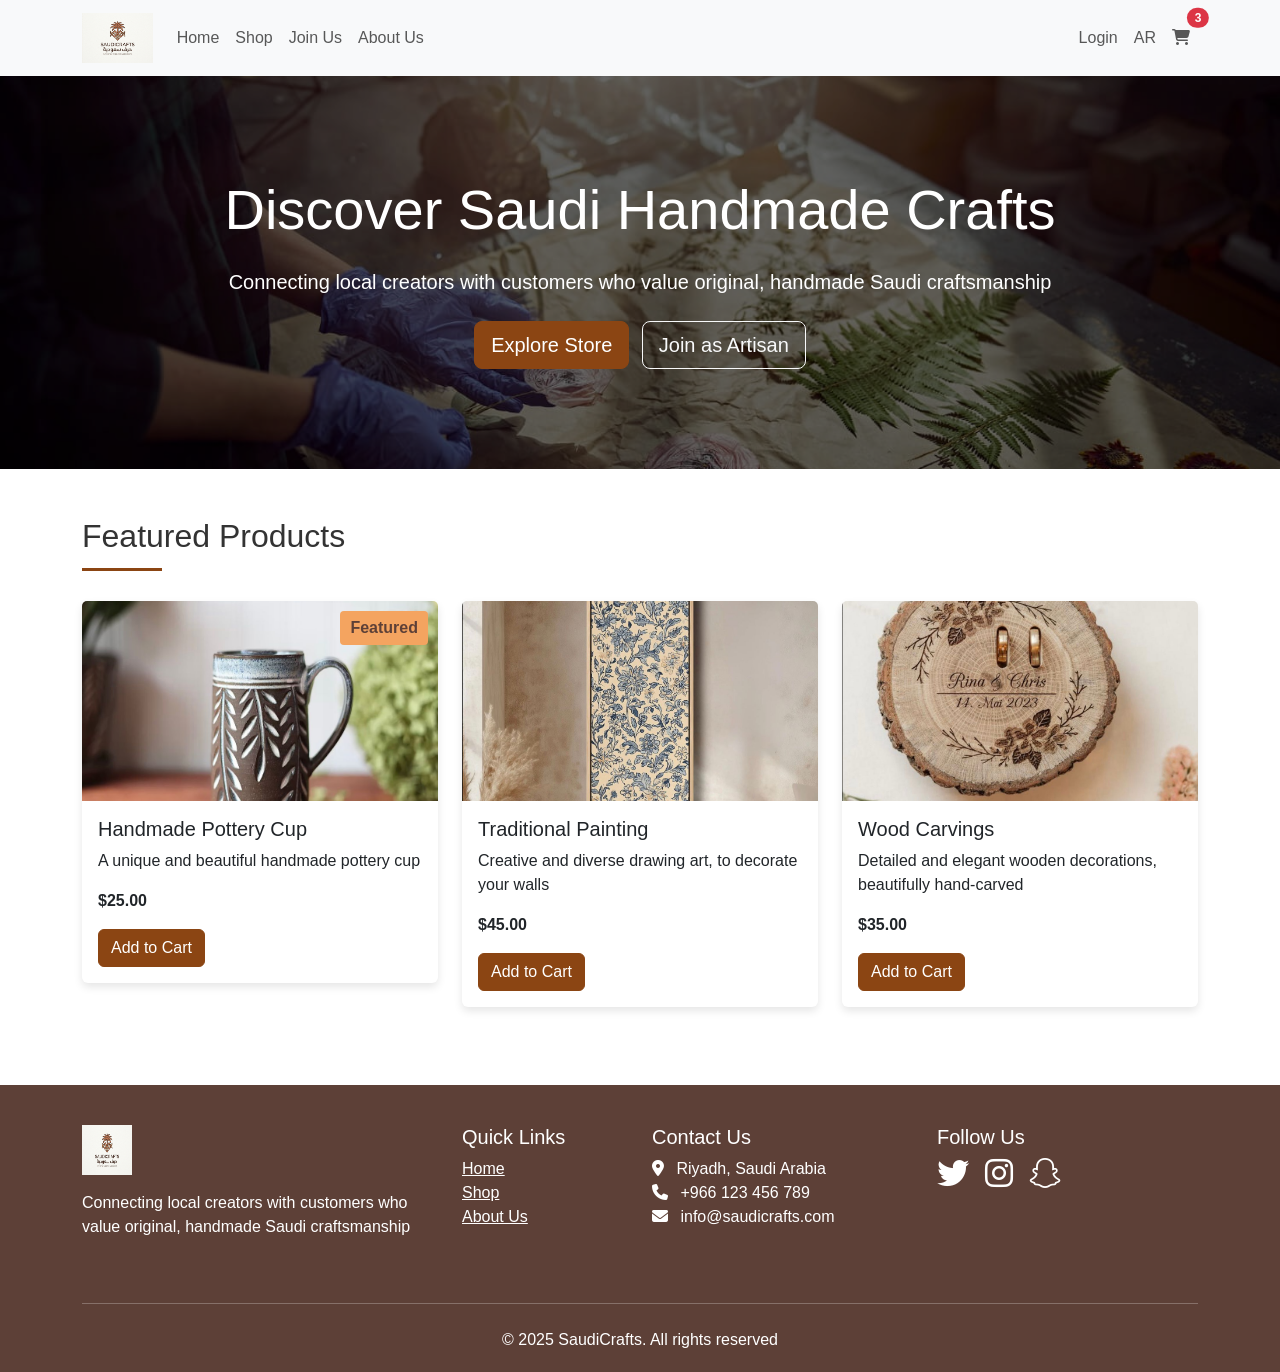
<file: Index.html>
<!DOCTYPE html>
<html lang="en" dir="ltr">
<head>
    <meta charset="UTF-8">
    <meta name="viewport" content="width=device-width, initial-scale=1.0">
    <title>SaudiCrafts - Saudi Handmade Marketplace</title>
    <link href="https://cdn.jsdelivr.net/npm/bootstrap@5.3.0-alpha1/dist/css/bootstrap.min.css" rel="stylesheet">
    <link rel="stylesheet" href="https://cdnjs.cloudflare.com/ajax/libs/font-awesome/6.4.0/css/all.min.css">
    <link rel="stylesheet" href="css/style.css">
</head>
<body>
    <!-- Header/Navigation -->
    <header>
        <nav class="navbar navbar-expand-lg navbar-light bg-light sticky-top">
            <div class="container">
                <a class="navbar-brand" href="index.html">
                    <img src="images/logo.png" alt="SaudiCrafts Logo">
                </a>
                <button class="navbar-toggler" type="button" data-bs-toggle="collapse" data-bs-target="#navbarNav">
                    <span class="navbar-toggler-icon"></span>
                </button>
                <div class="collapse navbar-collapse" id="navbarNav">
                    <ul class="navbar-nav me-auto">
                        <li class="nav-item">
                            <a class="nav-link" href="index.html" data-i18n="home">Home</a>
                        </li>
                        <li class="nav-item">
                            <a class="nav-link" href="shop.html" data-i18n="shop">Shop</a>
                        </li>
                        <li class="nav-item">
                            <a class="nav-link" href="join.html" data-i18n="join">Join Us</a>
                        </li>
                        <li class="nav-item">
                            <a class="nav-link" href="about.html" data-i18n="about">About Us</a>
                        </li>
                    </ul>
                    <ul class="navbar-nav">
                        <li class="nav-item">
                            <a class="nav-link" href="login.html" data-i18n="login">Login/Register</a>
                        </li>
                        <li class="nav-item">
                            <a class="nav-link language-switcher" id="languageToggle" onclick="toggleLanguage()">AR</a>
                        </li>
                        <li class="nav-item">
                            <a class="nav-link position-relative" href="shop.html">
                                <i class="fas fa-shopping-cart"></i>
                                <span class="position-absolute top-0 start-100 translate-middle badge rounded-pill bg-danger">
                                    3
                                </span>
                            </a>
                        </li>
                    </ul>
                </div>
            </div>
        </nav>
    </header>

    <!-- Home Page Content -->
    <main>
        <div class="hero-section">
            <div class="container">
                <h1 class="display-4 mb-4" data-i18n="discoverSaudiCrafts">Discover Saudi Handmade Crafts</h1>
                <p class="lead mb-4" data-i18n="connectingCreators">Connecting local creators with customers who value original, handmade Saudi craftsmanship</p>
                <div class="mt-4">
                    <a href="shop.html" class="btn btn-primary btn-lg me-2" data-i18n="exploreStore">Explore Store</a>
                    <a href="join.html" class="btn btn-outline-light btn-lg" data-i18n="joinAsArtisan">Join as Artisan</a>
                </div>
            </div>
        </div>

        <div class="container py-5">
            <h2 class="section-title" data-i18n="featuredProducts">Featured Products</h2>
            <div class="row">
                <!-- Product 1 -->
                <div class="col-md-4 col-sm-6">
                    <div class="card product-card">
                        <span class="badge-featured" data-i18n="featured">Featured</span>
                        <img src="images/products/pottery.jpg" class="card-img-top product-img" alt="Pottery">
                        <div class="card-body">
                            <h5 class="card-title" data-i18n="handmadePottery">Handmade Pottery Cup</h5>
                            <p class="card-text" data-i18n="potteryDesc">A unique and beautiful handmade pottery cup</p>
                            <p class="card-text"><strong>$25.00</strong></p>
                            <a href="#" class="btn btn-primary" data-i18n="addToCart">Add to Cart</a>
                        </div>
                    </div>
                </div>
                <!-- Product 2 -->
                <div class="col-md-4 col-sm-6">
                    <div class="card product-card">
                        <img src="images/products/painting.jpg" class="card-img-top product-img" alt="Painting">
                        <div class="card-body">
                            <h5 class="card-title" data-i18n="traditionalPainting">Traditional Painting</h5>
                            <p class="card-text" data-i18n="paintingDesc">Creative and diverse drawing art, to decorate your walls</p>
                            <p class="card-text"><strong>$45.00</strong></p>
                            <a href="#" class="btn btn-primary" data-i18n="addToCart">Add to Cart</a>
                        </div>
                    </div>
                </div>
                <!-- Product 3 -->
                <div class="col-md-4 col-sm-6">
                    <div class="card product-card">
                        <img src="images/products/woodwork.jpg" class="card-img-top product-img" alt="Wood Carvings">
                        <div class="card-body">
                            <h5 class="card-title" data-i18n="woodCarvings">Wood Carvings</h5>
                            <p class="card-text" data-i18n="woodDesc">Detailed and elegant wooden decorations, beautifully hand-carved</p>
                            <p class="card-text"><strong>$35.00</strong></p>
                            <a href="#" class="btn btn-primary" data-i18n="addToCart">Add to Cart</a>
                        </div>
                    </div>
                </div>
            </div>
        </div>
    </main>

    <!-- Footer -->
    <footer>
        <div class="container">
            <div class="row">
                <div class="col-lg-4 mb-4">
                    <img src="images/logo.png" alt="SaudiCrafts Logo" width="50" height="50" class="mb-3">
                    <p data-i18n="footerDescription">Connecting local creators with customers who value original, handmade Saudi craftsmanship</p>
                </div>
                <div class="col-lg-2 col-md-6 mb-4">
                    <h5 data-i18n="quickLinks">Quick Links</h5>
                    <ul class="list-unstyled">
                        <li><a href="index.html" class="text-white" data-i18n="home">Home</a></li>
                        <li><a href="shop.html" class="text-white" data-i18n="shop">Shop</a></li>
                        <li><a href="about.html" class="text-white" data-i18n="about">About Us</a></li>
                    </ul>
                </div>
                <div class="col-lg-3 col-md-6 mb-4">
                    <h5 data-i18n="contactUs">Contact Us</h5>
                    <ul class="list-unstyled">
                        <li><i class="fas fa-map-marker-alt me-2"></i> <span data-i18n="location">Riyadh, Saudi Arabia</span></li>
                        <li><i class="fas fa-phone me-2"></i> +966 123 456 789</li>
                        <li><i class="fas fa-envelope me-2"></i> info@saudicrafts.com</li>
                    </ul>
                </div>
                <div class="col-lg-3 mb-4">
                    <h5 data-i18n="followUs">Follow Us</h5>
                    <div class="d-flex">
                        <a href="#" class="text-white me-3"><i class="fab fa-twitter fa-2x"></i></a>
                        <a href="#" class="text-white me-3"><i class="fab fa-instagram fa-2x"></i></a>
                        <a href="#" class="text-white"><i class="fab fa-snapchat fa-2x"></i></a>
                    </div>
                </div>
            </div>
            <hr class="my-4">
            <div class="text-center">
                <p class="mb-0" data-i18n="copyright">&copy; 2026 SaudiCrafts. All rights reserved</p>
            </div>
        </div>
    </footer>

    <!-- Scripts -->
    <script src="https://code.jquery.com/jquery-3.6.0.min.js"></script>
    <script src="https://cdn.jsdelivr.net/npm/bootstrap@5.3.0-alpha1/dist/js/bootstrap.bundle.min.js"></script>
    <script src="js/translations.js"></script>
    <script src="js/script.js"></script>
</body>
</html>
</file>
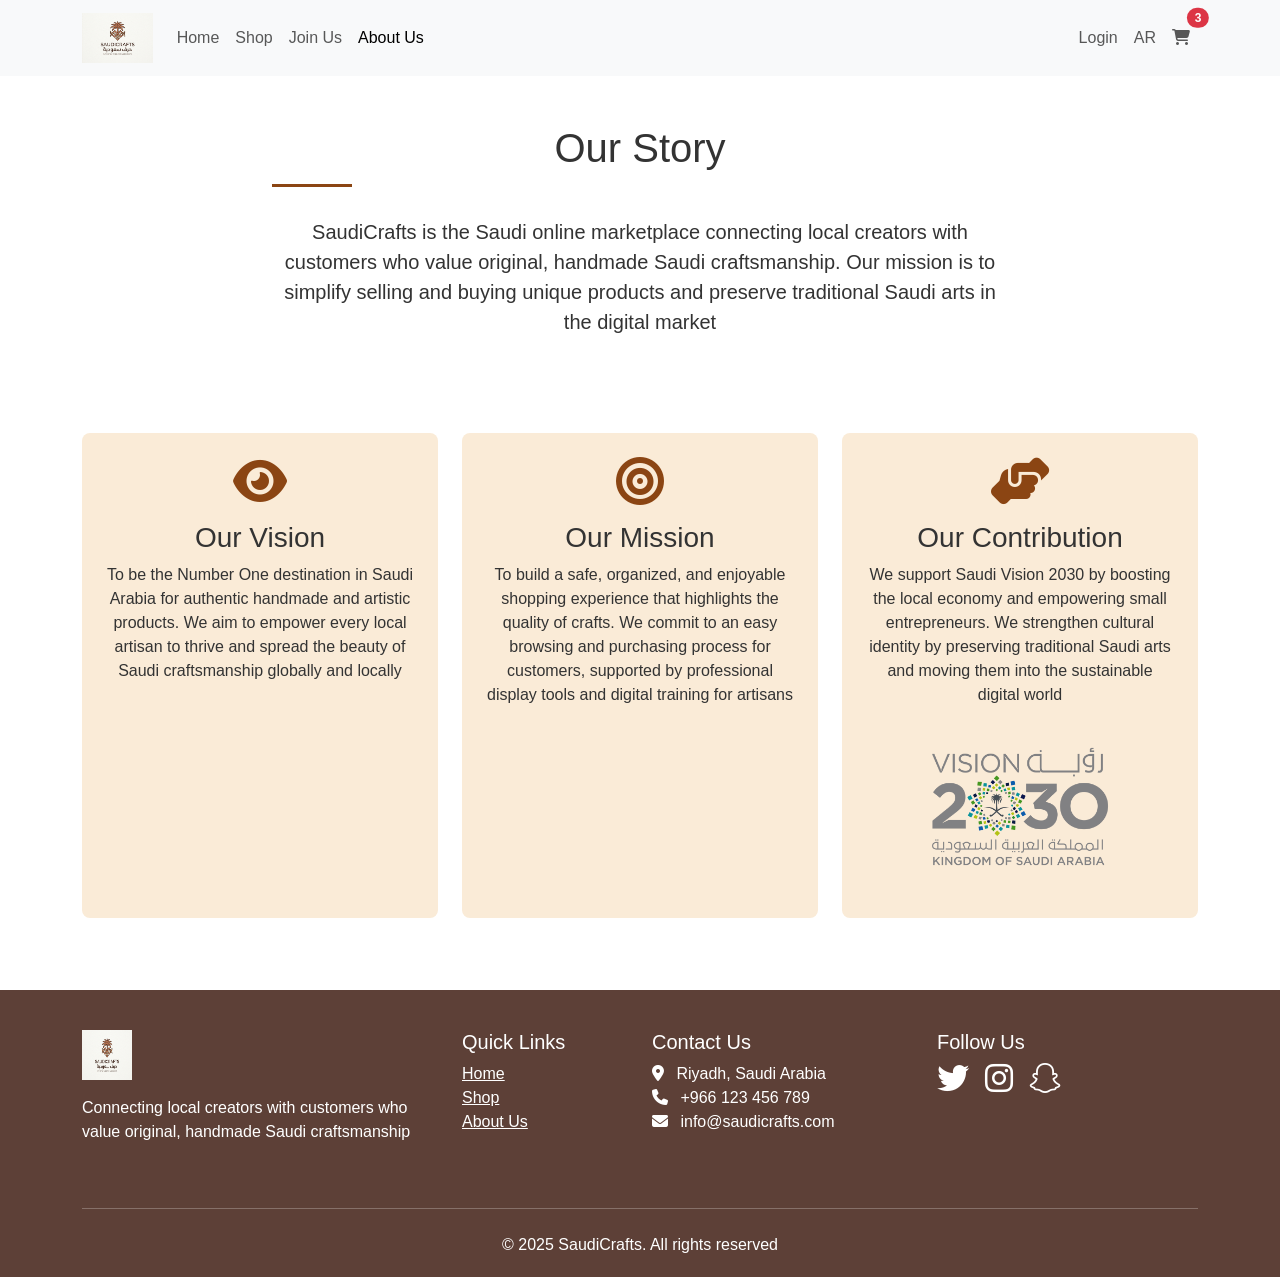
<file: About.html>
<!DOCTYPE html>
<html lang="en" dir="ltr">
<head>
    <meta charset="UTF-8">
    <meta name="viewport" content="width=device-width, initial-scale=1.0">
    <title>About Us - SaudiCrafts</title>
    <link href="https://cdn.jsdelivr.net/npm/bootstrap@5.3.0-alpha1/dist/css/bootstrap.min.css" rel="stylesheet">
    <link rel="stylesheet" href="https://cdnjs.cloudflare.com/ajax/libs/font-awesome/6.4.0/css/all.min.css">
    <link rel="stylesheet" href="css/style.css">
</head>
<body>
    <!-- Header/Navigation -->
    <header>
        <nav class="navbar navbar-expand-lg navbar-light bg-light sticky-top">
            <div class="container">
                <a class="navbar-brand" href="index.html">
                    <img src="images/logo.png" alt="SaudiCrafts Logo">
                </a>
                <button class="navbar-toggler" type="button" data-bs-toggle="collapse" data-bs-target="#navbarNav">
                    <span class="navbar-toggler-icon"></span>
                </button>
                <div class="collapse navbar-collapse" id="navbarNav">
                    <ul class="navbar-nav me-auto">
                        <li class="nav-item">
                            <a class="nav-link" href="index.html" data-i18n="home">Home</a>
                        </li>
                        <li class="nav-item">
                            <a class="nav-link" href="shop.html" data-i18n="shop">Shop</a>
                        </li>
                        <li class="nav-item">
                            <a class="nav-link" href="join.html" data-i18n="join">Join Us</a>
                        </li>
                        <li class="nav-item">
                            <a class="nav-link active" href="about.html" data-i18n="about">About Us</a>
                        </li>
                    </ul>
                    <ul class="navbar-nav">
                        <li class="nav-item">
                            <a class="nav-link" href="login.html" data-i18n="login">Login/Register</a>
                        </li>
                        <li class="nav-item">
                            <a class="nav-link language-switcher" id="languageToggle" onclick="toggleLanguage()">AR</a>
                        </li>
                        <li class="nav-item">
                            <a class="nav-link position-relative" href="shop.html">
                                <i class="fas fa-shopping-cart"></i>
                                <span class="position-absolute top-0 start-100 translate-middle badge rounded-pill bg-danger">
                                    3
                                </span>
                            </a>
                        </li>
                    </ul>
                </div>
            </div>
        </nav>
    </header>

    <!-- About Us Page Content -->
    <main>
        <div class="container py-5">
            <div class="row">
                <div class="col-lg-8 mx-auto text-center">
                    <h1 class="section-title" data-i18n="ourStory">Our Story</h1>
                    <p class="lead mb-5" data-i18n="aboutDescription">SaudiCrafts is the Saudi online marketplace connecting local creators with customers who value original, handmade Saudi craftsmanship. Our mission is to simplify selling and buying unique products and preserve traditional Saudi arts in the digital market</p>
                </div>
            </div>
            
            <div class="row mt-5">
                <div class="col-md-4 mb-4">
                    <div class="text-center p-4 h-100" style="background-color: var(--light-color); border-radius: 8px;">
                        <i class="fas fa-eye fa-3x mb-3" style="color: var(--primary-color);"></i>
                        <h3 data-i18n="ourVision">Our Vision</h3>
                        <p data-i18n="visionDesc">To be the Number One destination in Saudi Arabia for authentic handmade and artistic products. We aim to empower every local artisan to thrive and spread the beauty of Saudi craftsmanship globally and locally</p>
                    </div>
                </div>
                
                <div class="col-md-4 mb-4">
                    <div class="text-center p-4 h-100" style="background-color: var(--light-color); border-radius: 8px;">
                        <i class="fas fa-bullseye fa-3x mb-3" style="color: var(--primary-color);"></i>
                        <h3 data-i18n="ourMission">Our Mission</h3>
                        <p data-i18n="missionDesc">To build a safe, organized, and enjoyable shopping experience that highlights the quality of crafts. We commit to an easy browsing and purchasing process for customers, supported by professional display tools and digital training for artisans</p>
                    </div>
                </div>
                
                <div class="col-md-4 mb-4">
                    <div class="text-center p-4 h-100" style="background-color: var(--light-color); border-radius: 8px;">
                        <i class="fas fa-hands-helping fa-3x mb-3" style="color: var(--primary-color);"></i>
                        <h3 data-i18n="ourContribution">Our Contribution</h3>
                        <p data-i18n="contributionDesc">We support Saudi Vision 2030 by boosting the local economy and empowering small entrepreneurs. We strengthen cultural identity by preserving traditional Saudi arts and moving them into the sustainable digital world</p>
                        <img src="images/vision-2030-logo.png" alt="Vision 2030" class="vision-2030-logo mt-3">
                    </div>
                </div>
            </div>
        </div>
    </main>

    <!-- Footer -->
    <footer>
        <div class="container">
            <div class="row">
                <div class="col-lg-4 mb-4">
                    <img src="images/logo.png" alt="SaudiCrafts Logo" width="50" height="50" class="mb-3">
                    <p data-i18n="footerDescription">Connecting local creators with customers who value original, handmade Saudi craftsmanship</p>
                </div>
                <div class="col-lg-2 col-md-6 mb-4">
                    <h5 data-i18n="quickLinks">Quick Links</h5>
                    <ul class="list-unstyled">
                        <li><a href="index.html" class="text-white" data-i18n="home">Home</a></li>
                        <li><a href="shop.html" class="text-white" data-i18n="shop">Shop</a></li>
                        <li><a href="about.html" class="text-white" data-i18n="about">About Us</a></li>
                    </ul>
                </div>
                <div class="col-lg-3 col-md-6 mb-4">
                    <h5 data-i18n="contactUs">Contact Us</h5>
                    <ul class="list-unstyled">
                        <li><i class="fas fa-map-marker-alt me-2"></i> <span data-i18n="location">Riyadh, Saudi Arabia</span></li>
                        <li><i class="fas fa-phone me-2"></i> +966 123 456 789</li>
                        <li><i class="fas fa-envelope me-2"></i> info@saudicrafts.com</li>
                    </ul>
                </div>
                <div class="col-lg-3 mb-4">
                    <h5 data-i18n="followUs">Follow Us</h5>
                    <div class="d-flex">
                        <a href="#" class="text-white me-3"><i class="fab fa-twitter fa-2x"></i></a>
                        <a href="#" class="text-white me-3"><i class="fab fa-instagram fa-2x"></i></a>
                        <a href="#" class="text-white"><i class="fab fa-snapchat fa-2x"></i></a>
                    </div>
                </div>
            </div>
            <hr class="my-4">
            <div class="text-center">
                <p class="mb-0" data-i18n="copyright">&copy; 2026 SaudiCrafts. All rights reserved</p>
            </div>
        </div>
    </footer>

    <!-- Scripts -->
    <script src="https://code.jquery.com/jquery-3.6.0.min.js"></script>
    <script src="https://cdn.jsdelivr.net/npm/bootstrap@5.3.0-alpha1/dist/js/bootstrap.bundle.min.js"></script>
    <script src="js/translations.js"></script>
    <script src="js/script.js"></script>
</body>
</html>
</file>
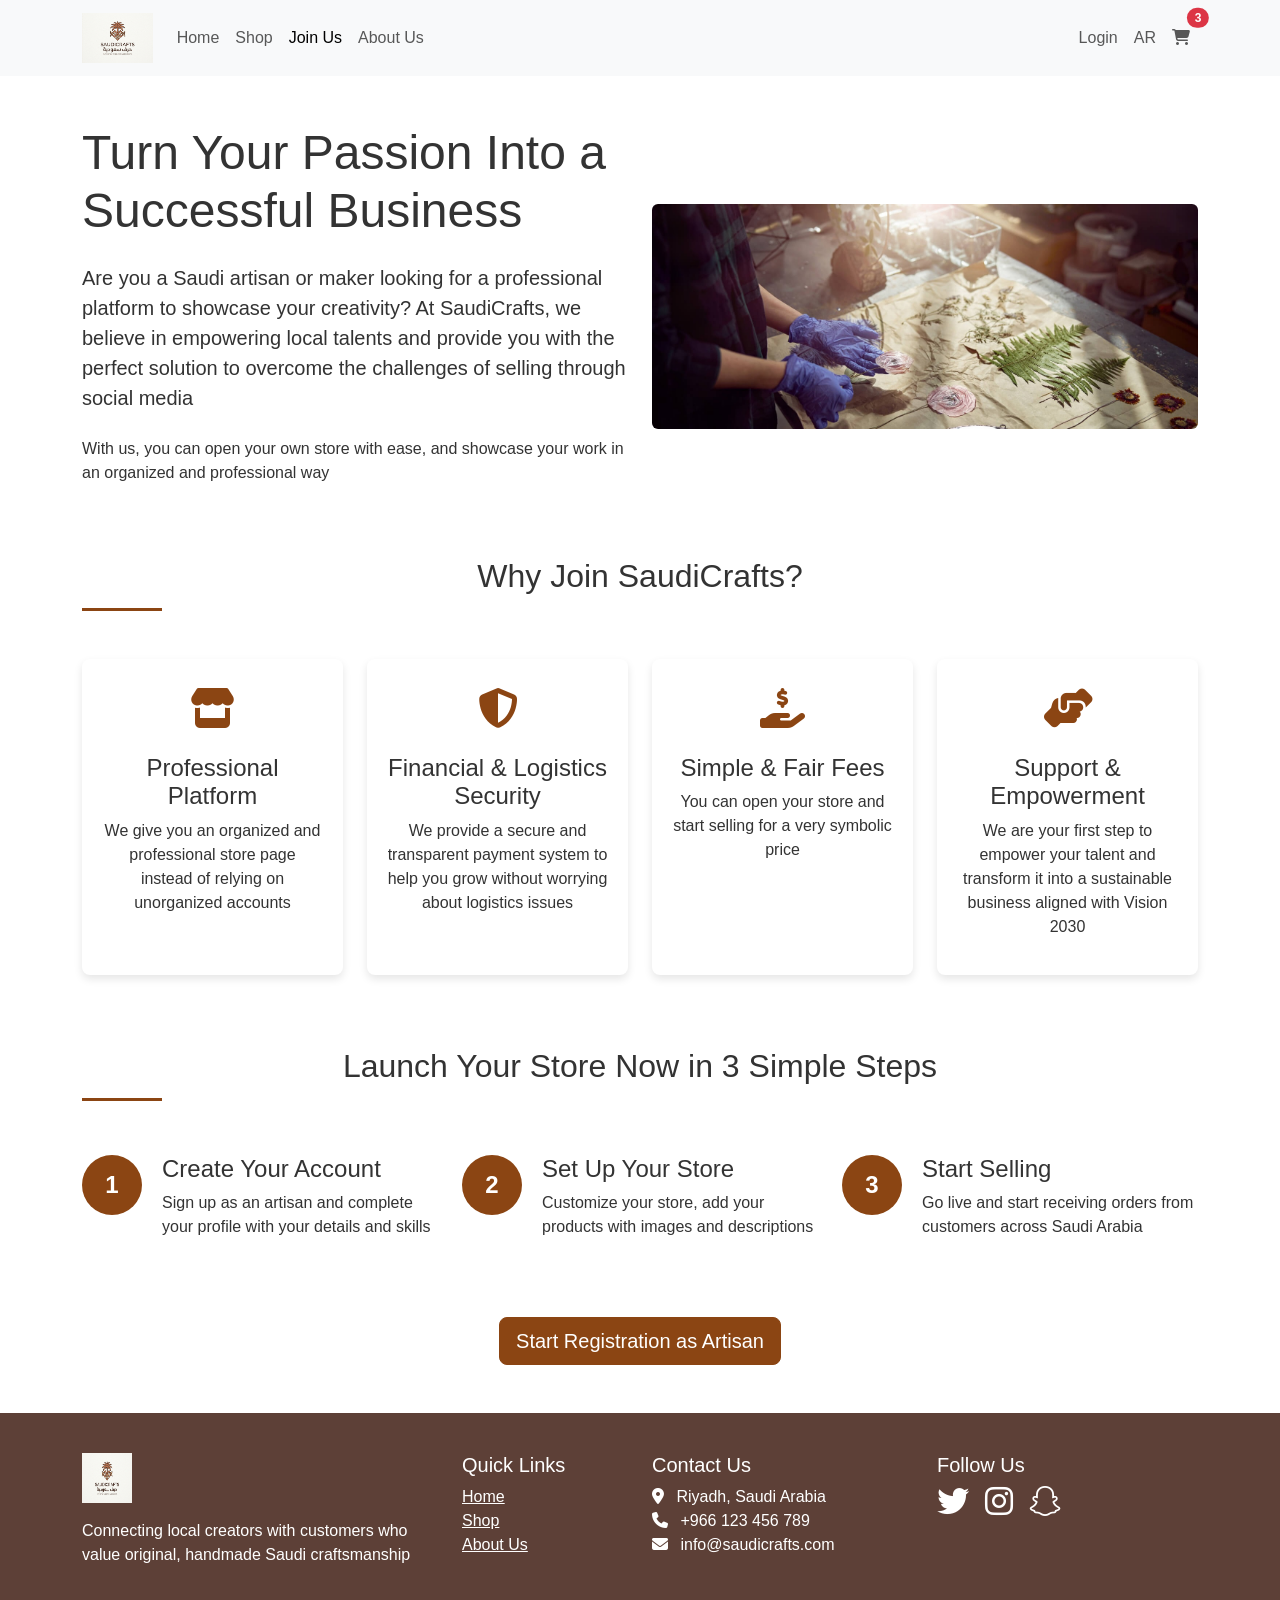
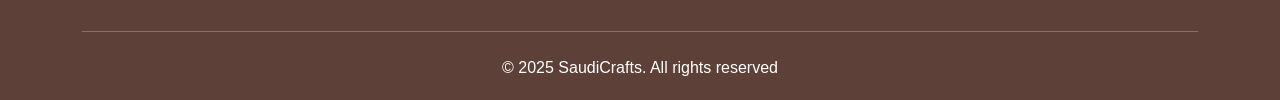
<file: Join.html>
<!DOCTYPE html>
<html lang="en" dir="ltr">
<head>
    <meta charset="UTF-8">
    <meta name="viewport" content="width=device-width, initial-scale=1.0">
    <title>Join Us - SaudiCrafts</title>
    <link href="https://cdn.jsdelivr.net/npm/bootstrap@5.3.0-alpha1/dist/css/bootstrap.min.css" rel="stylesheet">
    <link rel="stylesheet" href="https://cdnjs.cloudflare.com/ajax/libs/font-awesome/6.4.0/css/all.min.css">
    <link rel="stylesheet" href="css/style.css">
</head>
<body>
    <!-- Header/Navigation -->
    <header>
        <nav class="navbar navbar-expand-lg navbar-light bg-light sticky-top">
            <div class="container">
                <a class="navbar-brand" href="index.html">
                    <img src="images/logo.png" alt="SaudiCrafts Logo">
                </a>
                <button class="navbar-toggler" type="button" data-bs-toggle="collapse" data-bs-target="#navbarNav">
                    <span class="navbar-toggler-icon"></span>
                </button>
                <div class="collapse navbar-collapse" id="navbarNav">
                    <ul class="navbar-nav me-auto">
                        <li class="nav-item">
                            <a class="nav-link" href="index.html" data-i18n="home">Home</a>
                        </li>
                        <li class="nav-item">
                            <a class="nav-link" href="shop.html" data-i18n="shop">Shop</a>
                        </li>
                        <li class="nav-item">
                            <a class="nav-link active" href="join.html" data-i18n="join">Join Us</a>
                        </li>
                        <li class="nav-item">
                            <a class="nav-link" href="about.html" data-i18n="about">About Us</a>
                        </li>
                    </ul>
                    <ul class="navbar-nav">
                        <li class="nav-item">
                            <a class="nav-link" href="login.html" data-i18n="login">Login/Register</a>
                        </li>
                        <li class="nav-item">
                            <a class="nav-link language-switcher" id="languageToggle" onclick="toggleLanguage()">AR</a>
                        </li>
                        <li class="nav-item">
                            <a class="nav-link position-relative" href="shop.html">
                                <i class="fas fa-shopping-cart"></i>
                                <span class="position-absolute top-0 start-100 translate-middle badge rounded-pill bg-danger">
                                    3
                                </span>
                            </a>
                        </li>
                    </ul>
                </div>
            </div>
        </nav>
    </header>

    <!-- Join Us Page Content -->
    <main>
        <div class="container py-5">
            <div class="row align-items-center">
                <div class="col-lg-6">
                    <h1 class="display-5 mb-4" data-i18n="turnPassion">Turn Your Passion Into a Successful Business</h1>
                    <p class="lead mb-4" data-i18n="joinDescription1">Are you a Saudi artisan or maker looking for a professional platform to showcase your creativity? At SaudiCrafts, we believe in empowering local talents and provide you with the perfect solution to overcome the challenges of selling through social media</p>
                    <p class="mb-4" data-i18n="joinDescription2">With us, you can open your own store with ease, and showcase your work in an organized and professional way</p>
                </div>
                <div class="col-lg-6">
                    <img src="images/hero-banner.jpg" class="img-fluid rounded" alt="Artisan at work">
                </div>
            </div>
            
            <div class="row mt-5">
                <div class="col-12">
                    <h2 class="section-title text-center mb-5" data-i18n="whyJoin">Why Join SaudiCrafts?</h2>
                </div>
            </div>
            
            <div class="row">
                <div class="col-lg-3 col-md-6 mb-4">
                    <div class="benefit-card">
                        <div class="benefit-icon">
                            <i class="fas fa-store"></i>
                        </div>
                        <h4 data-i18n="professionalPlatform">Professional Platform</h4>
                        <p data-i18n="platformDesc">We give you an organized and professional store page instead of relying on unorganized accounts</p>
                    </div>
                </div>
                
                <div class="col-lg-3 col-md-6 mb-4">
                    <div class="benefit-card">
                        <div class="benefit-icon">
                            <i class="fas fa-shield-alt"></i>
                        </div>
                        <h4 data-i18n="financialSecurity">Financial & Logistics Security</h4>
                        <p data-i18n="securityDesc">We provide a secure and transparent payment system to help you grow without worrying about logistics issues</p>
                    </div>
                </div>
                
                <div class="col-lg-3 col-md-6 mb-4">
                    <div class="benefit-card">
                        <div class="benefit-icon">
                            <i class="fas fa-hand-holding-usd"></i>
                        </div>
                        <h4 data-i18n="simpleFees">Simple & Fair Fees</h4>
                        <p data-i18n="feesDesc">You can open your store and start selling for a very symbolic price</p>
                    </div>
                </div>
                
                <div class="col-lg-3 col-md-6 mb-4">
                    <div class="benefit-card">
                        <div class="benefit-icon">
                            <i class="fas fa-hands-helping"></i>
                        </div>
                        <h4 data-i18n="supportEmpowerment">Support & Empowerment</h4>
                        <p data-i18n="supportDesc">We are your first step to empower your talent and transform it into a sustainable business aligned with Vision 2030</p>
                    </div>
                </div>
            </div>
            
            <div class="row mt-5">
                <div class="col-12 text-center">
                    <h2 class="section-title" data-i18n="launchStore">Launch Your Store Now in 3 Simple Steps</h2>
                </div>
            </div>
            
            <div class="row mt-4 steps-section">
                <div class="col-lg-4">
                    <div class="step-card">
                        <h4 data-i18n="createAccount">Create Your Account</h4>
                        <p data-i18n="createAccountDesc">Sign up as an artisan and complete your profile with your details and skills</p>
                    </div>
                </div>
                <div class="col-lg-4">
                    <div class="step-card">
                        <h4 data-i18n="setupStore">Set Up Your Store</h4>
                        <p data-i18n="setupStoreDesc">Customize your store, add your products with images and descriptions</p>
                    </div>
                </div>
                <div class="col-lg-4">
                    <div class="step-card">
                        <h4 data-i18n="startSelling">Start Selling</h4>
                        <p data-i18n="startSellingDesc">Go live and start receiving orders from customers across Saudi Arabia</p>
                    </div>
                </div>
            </div>
            
            <div class="row mt-5">
                <div class="col-12 text-center">
                    <a href="login.html" class="btn btn-primary btn-lg" data-i18n="startRegistration">Start Registration as Artisan</a>
                </div>
            </div>
        </div>
    </main>

    <!-- Footer -->
    <footer>
        <div class="container">
            <div class="row">
                <div class="col-lg-4 mb-4">
                    <img src="images/logo.png" alt="SaudiCrafts Logo" width="50" height="50" class="mb-3">
                    <p data-i18n="footerDescription">Connecting local creators with customers who value original, handmade Saudi craftsmanship</p>
                </div>
                <div class="col-lg-2 col-md-6 mb-4">
                    <h5 data-i18n="quickLinks">Quick Links</h5>
                    <ul class="list-unstyled">
                        <li><a href="index.html" class="text-white" data-i18n="home">Home</a></li>
                        <li><a href="shop.html" class="text-white" data-i18n="shop">Shop</a></li>
                        <li><a href="about.html" class="text-white" data-i18n="about">About Us</a></li>
                    </ul>
                </div>
                <div class="col-lg-3 col-md-6 mb-4">
                    <h5 data-i18n="contactUs">Contact Us</h5>
                    <ul class="list-unstyled">
                        <li><i class="fas fa-map-marker-alt me-2"></i> <span data-i18n="location">Riyadh, Saudi Arabia</span></li>
                        <li><i class="fas fa-phone me-2"></i> +966 123 456 789</li>
                        <li><i class="fas fa-envelope me-2"></i> info@saudicrafts.com</li>
                    </ul>
                </div>
                <div class="col-lg-3 mb-4">
                    <h5 data-i18n="followUs">Follow Us</h5>
                    <div class="d-flex">
                        <a href="#" class="text-white me-3"><i class="fab fa-twitter fa-2x"></i></a>
                        <a href="#" class="text-white me-3"><i class="fab fa-instagram fa-2x"></i></a>
                        <a href="#" class="text-white"><i class="fab fa-snapchat fa-2x"></i></a>
                    </div>
                </div>
            </div>
            <hr class="my-4">
            <div class="text-center">
                <p class="mb-0" data-i18n="copyright">&copy; 2026 SaudiCrafts. All rights reserved</p>
            </div>
        </div>
    </footer>

    <!-- Scripts -->
    <script src="https://code.jquery.com/jquery-3.6.0.min.js"></script>
    <script src="https://cdn.jsdelivr.net/npm/bootstrap@5.3.0-alpha1/dist/js/bootstrap.bundle.min.js"></script>
    <script src="js/translations.js"></script>
    <script src="js/script.js"></script>
</body>
</html>
</file>
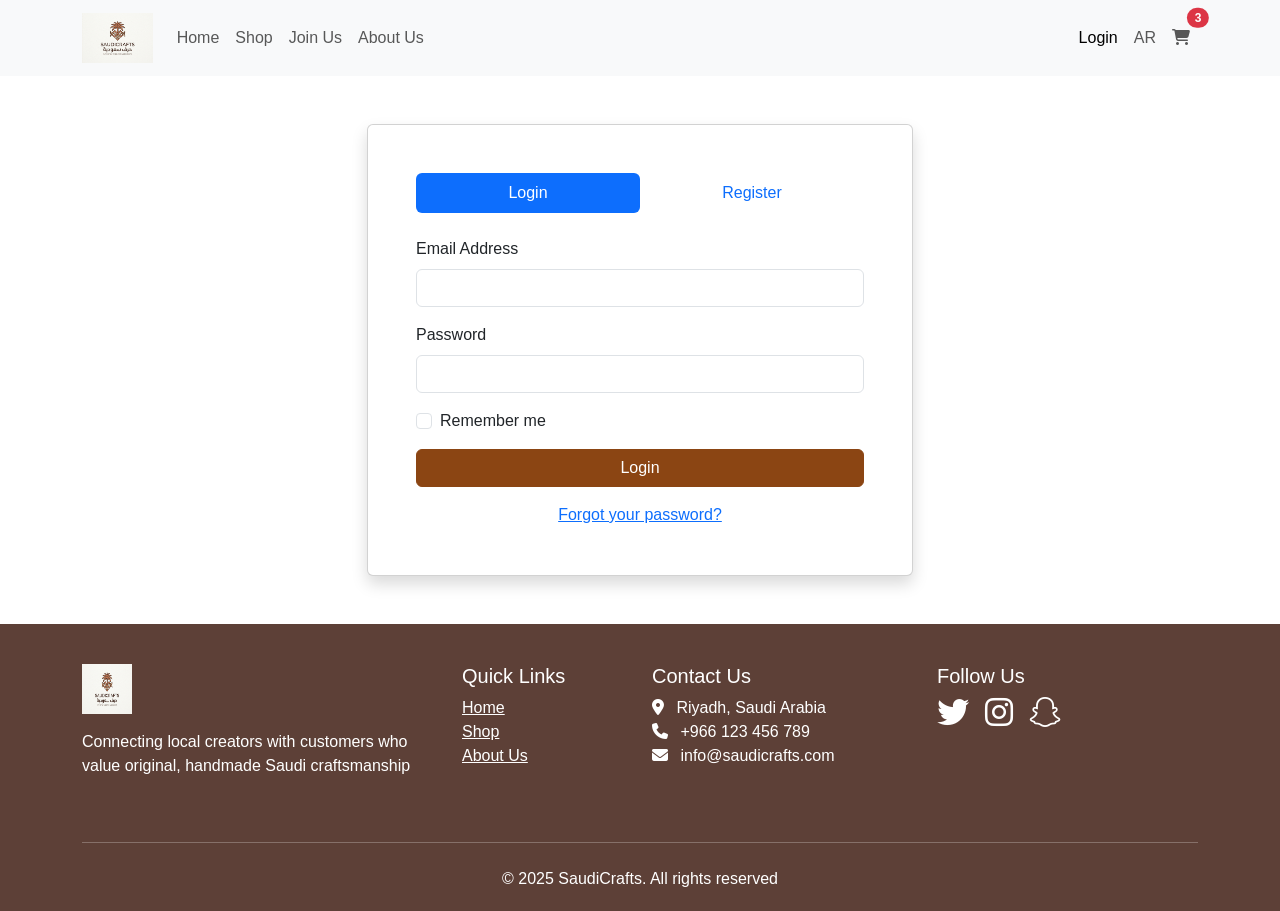
<file: Login.html>
<!DOCTYPE html>
<html lang="en" dir="ltr">
<head>
    <meta charset="UTF-8">
    <meta name="viewport" content="width=device-width, initial-scale=1.0">
    <title>Login - SaudiCrafts</title>
    <link href="https://cdn.jsdelivr.net/npm/bootstrap@5.3.0-alpha1/dist/css/bootstrap.min.css" rel="stylesheet">
    <link rel="stylesheet" href="https://cdnjs.cloudflare.com/ajax/libs/font-awesome/6.4.0/css/all.min.css">
    <link rel="stylesheet" href="css/style.css">
</head>
<body>
    <!-- Header/Navigation -->
    <header>
        <nav class="navbar navbar-expand-lg navbar-light bg-light sticky-top">
            <div class="container">
                <a class="navbar-brand" href="index.html">
                    <img src="images/logo.png" alt="SaudiCrafts Logo">
                </a>
                <button class="navbar-toggler" type="button" data-bs-toggle="collapse" data-bs-target="#navbarNav">
                    <span class="navbar-toggler-icon"></span>
                </button>
                <div class="collapse navbar-collapse" id="navbarNav">
                    <ul class="navbar-nav me-auto">
                        <li class="nav-item">
                            <a class="nav-link" href="index.html" data-i18n="home">Home</a>
                        </li>
                        <li class="nav-item">
                            <a class="nav-link" href="shop.html" data-i18n="shop">Shop</a>
                        </li>
                        <li class="nav-item">
                            <a class="nav-link" href="join.html" data-i18n="join">Join Us</a>
                        </li>
                        <li class="nav-item">
                            <a class="nav-link" href="about.html" data-i18n="about">About Us</a>
                        </li>
                    </ul>
                    <ul class="navbar-nav">
                        <li class="nav-item">
                            <a class="nav-link active" href="login.html" data-i18n="login">Login/Register</a>
                        </li>
                        <li class="nav-item">
                            <a class="nav-link language-switcher" id="languageToggle" onclick="toggleLanguage()">AR</a>
                        </li>
                        <li class="nav-item">
                            <a class="nav-link position-relative" href="shop.html">
                                <i class="fas fa-shopping-cart"></i>
                                <span class="position-absolute top-0 start-100 translate-middle badge rounded-pill bg-danger">
                                    3
                                </span>
                            </a>
                        </li>
                    </ul>
                </div>
            </div>
        </nav>
    </header>

    <!-- Login/Register Page Content -->
    <main>
        <div class="container py-5">
            <div class="row justify-content-center">
                <div class="col-md-8 col-lg-6">
                    <div class="card shadow">
                        <div class="card-body p-5">
                            <ul class="nav nav-pills nav-justified mb-4" id="authTab" role="tablist">
                                <li class="nav-item" role="presentation">
                                    <button class="nav-link active" id="login-tab" data-bs-toggle="tab" data-bs-target="#login" type="button" role="tab" data-i18n="login">Login</button>
                                </li>
                                <li class="nav-item" role="presentation">
                                    <button class="nav-link" id="register-tab" data-bs-toggle="tab" data-bs-target="#register" type="button" role="tab" data-i18n="register">Register</button>
                                </li>
                            </ul>
                            
                            <div class="tab-content" id="authTabContent">
                                <!-- Login Form -->
                                <div class="tab-pane fade show active" id="login" role="tabpanel">
                                    <form id="loginForm">
                                        <div class="mb-3">
                                            <label for="loginEmail" class="form-label" data-i18n="emailAddress">Email Address</label>
                                            <input type="email" class="form-control" id="loginEmail" required>
                                            <div class="validation-error" id="loginEmailError" data-i18n="enterValidEmail">Please enter a valid email address</div>
                                        </div>
                                        <div class="mb-3">
                                            <label for="loginPassword" class="form-label" data-i18n="password">Password</label>
                                            <input type="password" class="form-control" id="loginPassword" required>
                                            <div class="validation-error" id="loginPasswordError" data-i18n="passwordRequired">Password is required</div>
                                        </div>
                                        <div class="mb-3 form-check">
                                            <input type="checkbox" class="form-check-input" id="rememberMe">
                                            <label class="form-check-label" for="rememberMe" data-i18n="rememberMe">Remember me</label>
                                        </div>
                                        <button type="submit" class="btn btn-primary w-100" data-i18n="login">Login</button>
                                    </form>
                                    <div class="text-center mt-3">
                                        <a href="#" data-i18n="forgotPassword">Forgot your password?</a>
                                    </div>
                                </div>
                                
                                <!-- Register Form -->
                                <div class="tab-pane fade" id="register" role="tabpanel">
                                    <form id="registerForm">
                                        <div class="row">
                                            <div class="col-md-6 mb-3">
                                                <label for="firstName" class="form-label" data-i18n="firstName">First Name</label>
                                                <input type="text" class="form-control" id="firstName" required>
                                                <div class="validation-error" id="firstNameError" data-i18n="firstNameRequired">First name is required</div>
                                            </div>
                                            <div class="col-md-6 mb-3">
                                                <label for="lastName" class="form-label" data-i18n="lastName">Last Name</label>
                                                <input type="text" class="form-control" id="lastName" required>
                                                <div class="validation-error" id="lastNameError" data-i18n="lastNameRequired">Last name is required</div>
                                            </div>
                                        </div>
                                        <div class="mb-3">
                                            <label for="registerEmail" class="form-label" data-i18n="emailAddress">Email Address</label>
                                            <input type="email" class="form-control" id="registerEmail" required>
                                            <div class="validation-error" id="registerEmailError" data-i18n="enterValidEmail">Please enter a valid email address</div>
                                        </div>
                                        <div class="mb-3">
                                            <label for="registerPassword" class="form-label" data-i18n="password">Password</label>
                                            <input type="password" class="form-control" id="registerPassword" required>
                                            <div class="validation-error" id="registerPasswordError" data-i18n="passwordLength">Password must be at least 8 characters</div>
                                        </div>
                                        <div class="mb-3">
                                            <label for="confirmPassword" class="form-label" data-i18n="confirmPassword">Confirm Password</label>
                                            <input type="password" class="form-control" id="confirmPassword" required>
                                            <div class="validation-error" id="confirmPasswordError" data-i18n="passwordsMatch">Passwords do not match</div>
                                        </div>
                                        <div class="mb-3 form-check">
                                            <input type="checkbox" class="form-check-input" id="agreeTerms" required>
                                            <label class="form-check-label" for="agreeTerms" data-i18n="agreeTerms">I agree to the Terms and Conditions</label>
                                            <div class="validation-error" id="agreeTermsError" data-i18n="agreeTermsError">You must agree to the terms</div>
                                        </div>
                                        <button type="submit" class="btn btn-primary w-100" data-i18n="register">Register</button>
                                    </form>
                                </div>
                            </div>
                        </div>
                    </div>
                </div>
            </div>
        </div>
    </main>

    <!-- Footer -->
    <footer>
        <div class="container">
            <div class="row">
                <div class="col-lg-4 mb-4">
                    <img src="images/logo.png" alt="SaudiCrafts Logo" width="50" height="50" class="mb-3">
                    <p data-i18n="footerDescription">Connecting local creators with customers who value original, handmade Saudi craftsmanship</p>
                </div>
                <div class="col-lg-2 col-md-6 mb-4">
                    <h5 data-i18n="quickLinks">Quick Links</h5>
                    <ul class="list-unstyled">
                        <li><a href="index.html" class="text-white" data-i18n="home">Home</a></li>
                        <li><a href="shop.html" class="text-white" data-i18n="shop">Shop</a></li>
                        <li><a href="about.html" class="text-white" data-i18n="about">About Us</a></li>
                    </ul>
                </div>
                <div class="col-lg-3 col-md-6 mb-4">
                    <h5 data-i18n="contactUs">Contact Us</h5>
                    <ul class="list-unstyled">
                        <li><i class="fas fa-map-marker-alt me-2"></i> <span data-i18n="location">Riyadh, Saudi Arabia</span></li>
                        <li><i class="fas fa-phone me-2"></i> +966 123 456 789</li>
                        <li><i class="fas fa-envelope me-2"></i> info@saudicrafts.com</li>
                    </ul>
                </div>
                <div class="col-lg-3 mb-4">
                    <h5 data-i18n="followUs">Follow Us</h5>
                    <div class="d-flex">
                        <a href="#" class="text-white me-3"><i class="fab fa-twitter fa-2x"></i></a>
                        <a href="#" class="text-white me-3"><i class="fab fa-instagram fa-2x"></i></a>
                        <a href="#" class="text-white"><i class="fab fa-snapchat fa-2x"></i></a>
                    </div>
                </div>
            </div>
            <hr class="my-4">
            <div class="text-center">
                <p class="mb-0" data-i18n="copyright">&copy; 2026 SaudiCrafts. All rights reserved</p>
            </div>
        </div>
    </footer>

    <!-- Scripts -->
    <script src="https://code.jquery.com/jquery-3.6.0.min.js"></script>
    <script src="https://cdn.jsdelivr.net/npm/bootstrap@5.3.0-alpha1/dist/js/bootstrap.bundle.min.js"></script>
    <script src="js/translations.js"></script>
    <script src="js/script.js"></script>
</body>
</html>
</file>
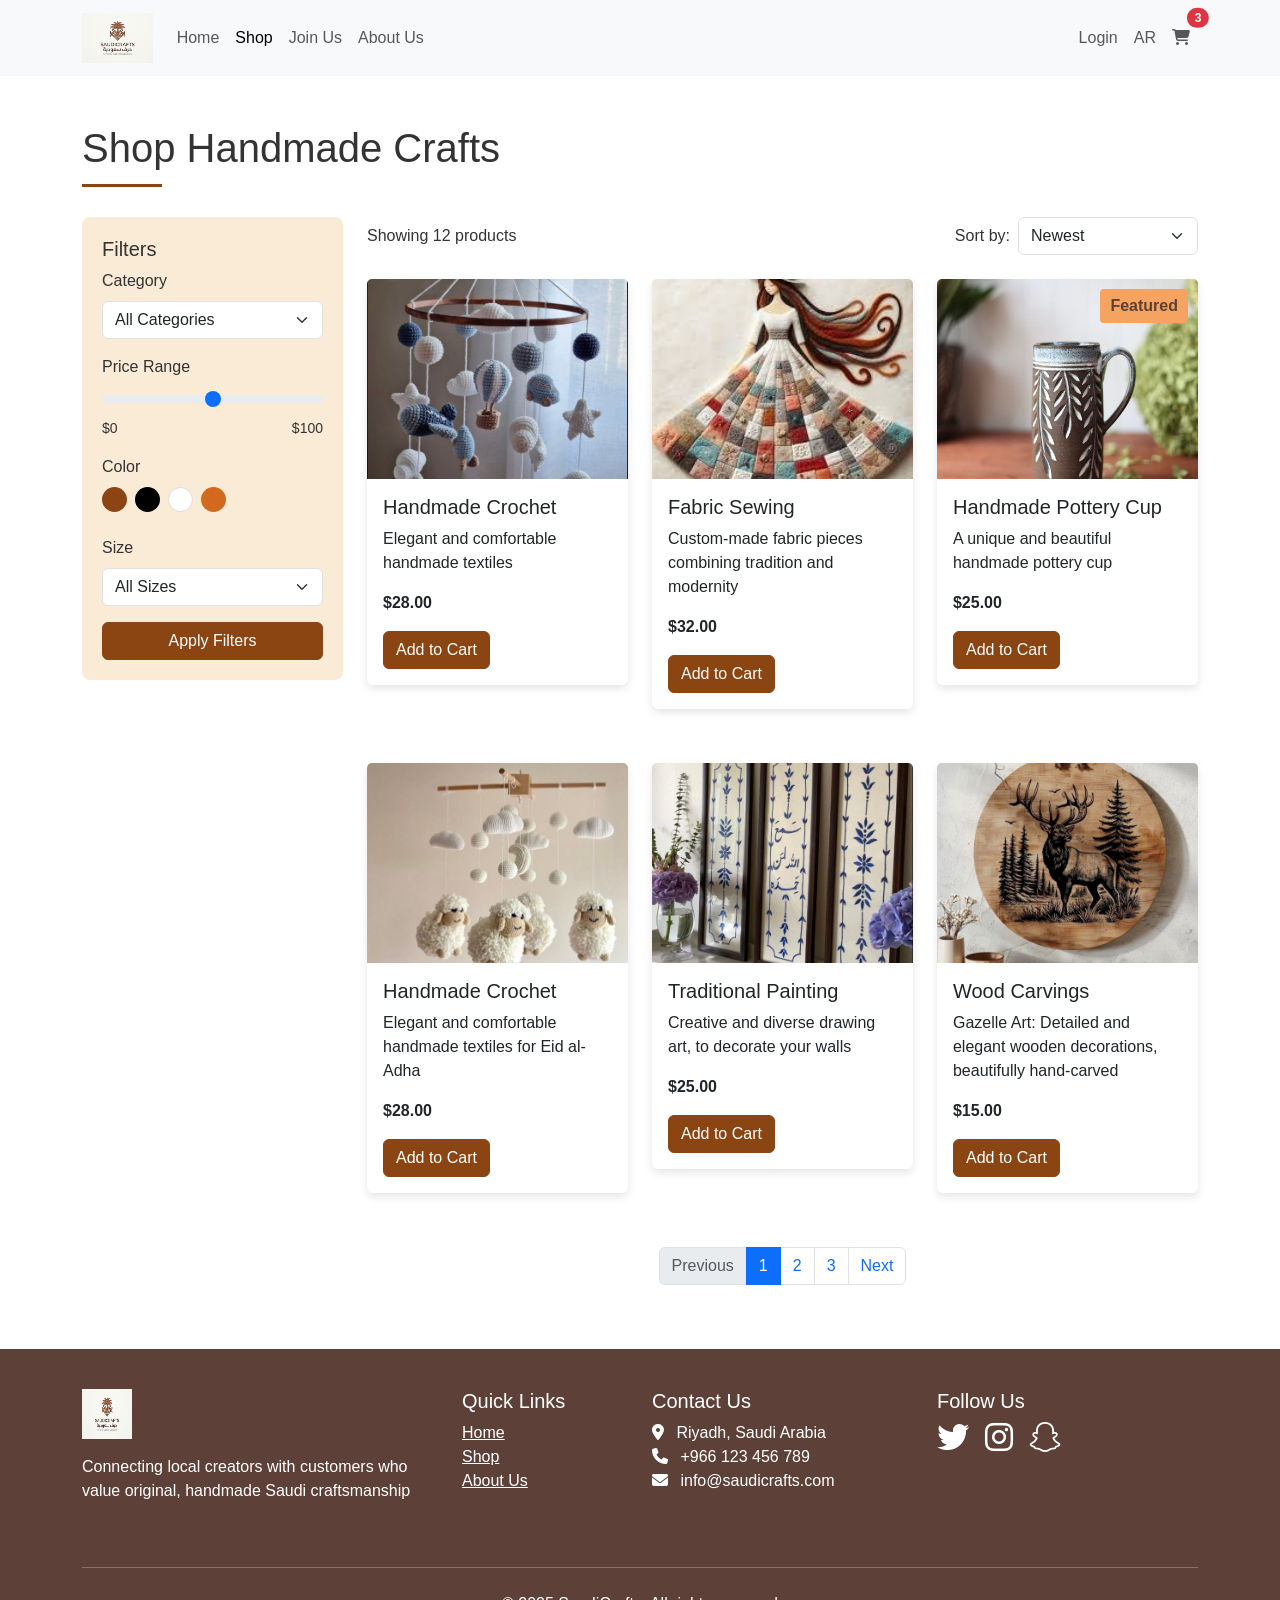
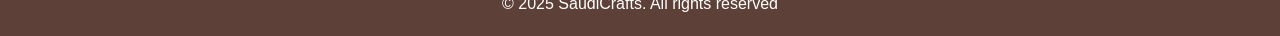
<file: Shop.html>
<!DOCTYPE html>
<html lang="en" dir="ltr">
<head>
    <meta charset="UTF-8">
    <meta name="viewport" content="width=device-width, initial-scale=1.0">
    <title>Shop - SaudiCrafts</title>
    <link href="https://cdn.jsdelivr.net/npm/bootstrap@5.3.0-alpha1/dist/css/bootstrap.min.css" rel="stylesheet">
    <link rel="stylesheet" href="https://cdnjs.cloudflare.com/ajax/libs/font-awesome/6.4.0/css/all.min.css">
    <link rel="stylesheet" href="css/style.css">
</head>
<body>
    <!-- Header/Navigation -->
    <header>
        <nav class="navbar navbar-expand-lg navbar-light bg-light sticky-top">
            <div class="container">
                <a class="navbar-brand" href="index.html">
                    <img src="images/logo.png" alt="SaudiCrafts Logo">
                </a>
                <button class="navbar-toggler" type="button" data-bs-toggle="collapse" data-bs-target="#navbarNav">
                    <span class="navbar-toggler-icon"></span>
                </button>
                <div class="collapse navbar-collapse" id="navbarNav">
                    <ul class="navbar-nav me-auto">
                        <li class="nav-item">
                            <a class="nav-link" href="index.html" data-i18n="home">Home</a>
                        </li>
                        <li class="nav-item">
                            <a class="nav-link active" href="shop.html" data-i18n="shop">Shop</a>
                        </li>
                        <li class="nav-item">
                            <a class="nav-link" href="join.html" data-i18n="join">Join Us</a>
                        </li>
                        <li class="nav-item">
                            <a class="nav-link" href="about.html" data-i18n="about">About Us</a>
                        </li>
                    </ul>
                    <ul class="navbar-nav">
                        <li class="nav-item">
                            <a class="nav-link" href="login.html" data-i18n="login">Login/Register</a>
                        </li>
                        <li class="nav-item">
                            <a class="nav-link language-switcher" id="languageToggle" onclick="toggleLanguage()">AR</a>
                        </li>
                        <li class="nav-item">
                            <a class="nav-link position-relative" href="shop.html">
                                <i class="fas fa-shopping-cart"></i>
                                <span class="position-absolute top-0 start-100 translate-middle badge rounded-pill bg-danger">
                                    3
                                </span>
                            </a>
                        </li>
                    </ul>
                </div>
            </div>
        </nav>
    </header>

    <!-- Shop Page Content -->
    <main>
        <div class="container py-5">
            <h1 class="section-title" data-i18n="shopHandmadeCrafts">Shop Handmade Crafts</h1>
            
            <div class="row">
                <!-- Filters Sidebar -->
                <div class="col-md-3">
                    <div class="filter-section">
                        <h5 data-i18n="filters">Filters</h5>
                        
                        <div class="mb-3">
                            <label class="form-label" data-i18n="category">Category</label>
                            <select class="form-select">
                                <option data-i18n="allCategories">All Categories</option>
                                <option>Pottery</option>
                                <option data-i18n="paintingArtwork">Painting & Artwork</option>
                                <option data-i18n="woodCarvingsCat">Wood Carvings</option>
                                <option>Crochet</option>
                                <option data-i18n="fabricSewing">Fabric Sewing</option>
                            </select>
                        </div>
                        
                        <div class="mb-3">
                            <label class="form-label" data-i18n="priceRange">Price Range</label>
                            <input type="range" class="form-range" min="0" max="100" step="10">
                            <div class="d-flex justify-content-between">
                                <small>$0</small>
                                <small>$100</small>
                            </div>
                        </div>
                        
                        <div class="mb-3">
                            <label class="form-label" data-i18n="color">Color</label>
                            <div class="d-flex flex-wrap">
                                <div class="color-option me-2 mb-2 rounded-circle" style="width: 25px; height: 25px; background-color: #8B4513; cursor: pointer;"></div>
                                <div class="color-option me-2 mb-2 rounded-circle" style="width: 25px; height: 25px; background-color: #000; cursor: pointer;"></div>
                                <div class="color-option me-2 mb-2 rounded-circle" style="width: 25px; height: 25px; background-color: #fff; border: 1px solid #ddd; cursor: pointer;"></div>
                                <div class="color-option me-2 mb-2 rounded-circle" style="width: 25px; height: 25px; background-color: #D2691E; cursor: pointer;"></div>
                            </div>
                        </div>
                        
                        <div class="mb-3">
                            <label class="form-label" data-i18n="size">Size</label>
                            <select class="form-select">
                                <option data-i18n="allSizes">All Sizes</option>
                                <option>S</option>
                                <option>M</option>
                                <option>L</option>
                                <option>XL</option>
                            </select>
                        </div>
                        
                        <button class="btn btn-primary w-100" data-i18n="applyFilters">Apply Filters</button>
                    </div>
                </div>
                
                <!-- Products Grid -->
                <div class="col-md-9">
                    <div class="d-flex justify-content-between align-items-center mb-4">
                        <p class="mb-0" data-i18n="showingProducts">Showing 12 products</p>
                        <div class="d-flex align-items-center">
                            <label class="me-2 mb-0" data-i18n="sortBy">Sort by:</label>
                            <select class="form-select w-auto">
                                <option data-i18n="newest">Newest</option>
                                <option data-i18n="highestRated">Highest Rated</option>
                                <option data-i18n="bestSelling">Best Selling</option>
                                <option data-i18n="priceHighToLow">Price: High to Low</option>
                            </select>
                        </div>
                    </div>
                    
                    <div class="row">
                        <!-- Product items -->
                        <div class="col-lg-4 col-md-6 mb-4">
                            <div class="card product-card">
                                <img src="images/products/crochet.jpg" class="card-img-top product-img" alt="Crochet">
                                <div class="card-body">
                                    <h5 class="card-title" data-i18n="handmadeCrochet">Handmade Crochet</h5>
                                    <p class="card-text" data-i18n="crochetDesc">Elegant and comfortable handmade textiles</p>
                                    <p class="card-text"><strong>$28.00</strong></p>
                                    <a href="#" class="btn btn-primary" data-i18n="addToCart">Add to Cart</a>
                                </div>
                            </div>
                        </div>
                        <div class="col-lg-4 col-md-6 mb-4">
                            <div class="card product-card">
                                <img src="images/products/sewing.jpg" class="card-img-top product-img" alt="Fabric Sewing">
                                <div class="card-body">
                                    <h5 class="card-title" data-i18n="fabricSewingProd">Fabric Sewing</h5>
                                    <p class="card-text" data-i18n="sewingDesc">Custom-made fabric pieces combining tradition and modernity</p>
                                    <p class="card-text"><strong>$32.00</strong></p>
                                    <a href="#" class="btn btn-primary" data-i18n="addToCart">Add to Cart</a>
                                </div>
                            </div>
                        </div>
                        
                        <!-- More products from home page -->
                        <div class="col-lg-4 col-md-6 mb-4">
                            <div class="card product-card">
                                <span class="badge-featured" data-i18n="featured">Featured</span>
                                <img src="images/products/pottery.jpg" class="card-img-top product-img" alt="Pottery">
                                <div class="card-body">
                                    <h5 class="card-title" data-i18n="handmadePottery">Handmade Pottery Cup</h5>
                                    <p class="card-text" data-i18n="potteryDesc">A unique and beautiful handmade pottery cup</p>
                                    <p class="card-text"><strong>$25.00</strong></p>
                                    <a href="#" class="btn btn-primary" data-i18n="addToCart">Add to Cart</a>
                                </div>
                            </div>
                        </div>
                    </div>
                     <div class="row">
                         <div class="col-lg-4 col-md-6 mb-4">
                                <div class="card product-card">
                                    <img src="images/products/crochet2.jpg" class="card-img-top product-img" alt="Crochet">
                                    <div class="card-body">
                                        <h5 class="card-title" data-i18n="handmadeCrochet">Handmade Crochet</h5>
                                        <p class="card-text" data-i18n="crochetDesc2">Elegant and comfortable handmade textiles for Eid al-Adha</p>
                                        <p class="card-text"><strong>$28.00</strong></p>
                                        <a href="#" class="btn btn-primary" data-i18n="addToCart">Add to Cart</a>
                                    </div>
                                </div>
                            </div>  
                          <div class="col-lg-4 col-md-6 mb-4">
                                <div class="card product-card">
                                    <img src="images/products/painting2.jpg" class="card-img-top product-img" alt="Painting">
                                    <div class="card-body">
                                        <h5 class="card-title" data-i18n="traditionalPainting">Traditional Painting</h5>
                                        <p class="card-text" data-i18n="paintingDesc">Creative and diverse drawing art, to decorate your walls</p>
                                        <p class="card-text"><strong>$25.00</strong></p>
                                        <a href="#" class="btn btn-primary" data-i18n="addToCart">Add to Cart</a>
                                    </div>
                                </div>
                            </div>  
                            <div class="col-lg-4 col-md-6 mb-4">
                                <div class="card product-card">
                                    <img src="images/products/woodwork2.jpg" class="card-img-top product-img" alt="Wood Carvings">
                                    <div class="card-body">
                                        <h5 class="card-title" data-i18n="woodCarvings">Wood Carvings</h5>
                                        <p class="card-text" data-i18n="woodDesc2">Gazelle Art: Detailed and elegant wooden decorations, beautifully hand-carved</p>
                                        <p class="card-text"><strong>$15.00</strong></p>
                                        <a href="#" class="btn btn-primary" data-i18n="addToCart">Add to Cart</a>
                                    </div>
                                </div>
                            </div>  
                    </div>
                    <!-- Pagination -->
                    <nav aria-label="Page navigation">
                        <ul class="pagination justify-content-center">
                            <li class="page-item disabled"><a class="page-link" href="#">Previous</a></li>
                            <li class="page-item active"><a class="page-link" href="#">1</a></li>
                            <li class="page-item"><a class="page-link" href="#">2</a></li>
                            <li class="page-item"><a class="page-link" href="#">3</a></li>
                            <li class="page-item"><a class="page-link" href="#">Next</a></li>
                        </ul>
                    </nav>
                </div>
            </div>
        </div>
    </main>

    <!-- Footer -->
    <footer>
        <div class="container">
            <div class="row">
                <div class="col-lg-4 mb-4">
                    <img src="images/logo.png" alt="SaudiCrafts Logo" width="50" height="50" class="mb-3">
                    <p data-i18n="footerDescription">Connecting local creators with customers who value original, handmade Saudi craftsmanship</p>
                </div>
                <div class="col-lg-2 col-md-6 mb-4">
                    <h5 data-i18n="quickLinks">Quick Links</h5>
                    <ul class="list-unstyled">
                        <li><a href="index.html" class="text-white" data-i18n="home">Home</a></li>
                        <li><a href="shop.html" class="text-white" data-i18n="shop">Shop</a></li>
                        <li><a href="about.html" class="text-white" data-i18n="about">About Us</a></li>
                    </ul>
                </div>
                <div class="col-lg-3 col-md-6 mb-4">
                    <h5 data-i18n="contactUs">Contact Us</h5>
                    <ul class="list-unstyled">
                        <li><i class="fas fa-map-marker-alt me-2"></i> <span data-i18n="location">Riyadh, Saudi Arabia</span></li>
                        <li><i class="fas fa-phone me-2"></i> +966 123 456 789</li>
                        <li><i class="fas fa-envelope me-2"></i> info@saudicrafts.com</li>
                    </ul>
                </div>
                <div class="col-lg-3 mb-4">
                    <h5 data-i18n="followUs">Follow Us</h5>
                    <div class="d-flex">
                        <a href="#" class="text-white me-3"><i class="fab fa-twitter fa-2x"></i></a>
                        <a href="#" class="text-white me-3"><i class="fab fa-instagram fa-2x"></i></a>
                        <a href="#" class="text-white"><i class="fab fa-snapchat fa-2x"></i></a>
                    </div>
                </div>
            </div>
            <hr class="my-4">
            <div class="text-center">
                <p class="mb-0" data-i18n="copyright">&copy; 2026 SaudiCrafts. All rights reserved</p>
            </div>
        </div>
    </footer>

    <!-- Scripts -->
    <script src="https://code.jquery.com/jquery-3.6.0.min.js"></script>
    <script src="https://cdn.jsdelivr.net/npm/bootstrap@5.3.0-alpha1/dist/js/bootstrap.bundle.min.js"></script>
    <script src="js/translations.js"></script>
    <script src="js/script.js"></script>
</body>
</html>
</file>
<file: css/style.css>
:root {
    --primary-color: #8B4513;
    --secondary-color: #D2691E;
    --accent-color: #F4A460;
    --light-color: #FAEBD7;
    --dark-color: #5D4037;
}

body {
    font-family: 'Segoe UI', Tahoma, Geneva, Verdana, sans-serif;
    color: #333;
    direction: ltr;
}

body.rtl {
    direction: rtl;
    text-align: right;
}

.navbar-brand img {
    height: 50px;
}

.hero-section {
    background: linear-gradient(rgba(0,0,0,0.6), rgba(0,0,0,0.6)), url('../images/hero-banner.jpg') center/cover no-repeat;
    color: white;
    padding: 100px 0;
    text-align: center;
}

.section-title {
    position: relative;
    margin-bottom: 30px;
    padding-bottom: 15px;
}

.section-title:after {
    content: '';
    position: absolute;
    bottom: 0;
    left: 0;
    width: 80px;
    height: 3px;
    background-color: var(--primary-color);
}

.rtl .section-title:after {
    left: auto;
    right: 0;
}

.product-card {
    transition: transform 0.3s;
    border: none;
    box-shadow: 0 4px 8px rgba(0,0,0,0.1);
    margin-bottom: 30px;
}

.product-card:hover {
    transform: translateY(-10px);
    box-shadow: 0 10px 20px rgba(0,0,0,0.15);
}

.product-img {
    height: 200px;
    object-fit: cover;
}

.filter-section {
    background-color: var(--light-color);
    padding: 20px;
    border-radius: 8px;
    margin-bottom: 30px;
}

.vision-2030-logo {
    max-width: 200px;
    margin: 20px 0;
}

.benefit-card {
    text-align: center;
    padding: 20px;
    border-radius: 8px;
    background-color: white;
    box-shadow: 0 4px 8px rgba(0,0,0,0.1);
    height: 100%;
    transition: transform 0.3s;
}

.benefit-card:hover {
    transform: translateY(-5px);
}

.benefit-icon {
    font-size: 40px;
    color: var(--primary-color);
    margin-bottom: 15px;
}

footer {
    background-color: var(--dark-color);
    color: white;
    padding: 40px 0 20px;
}

.language-switcher {
    cursor: pointer;
}

.form-control:focus {
    border-color: var(--primary-color);
    box-shadow: 0 0 0 0.25rem rgba(139, 69, 19, 0.25);
}

.btn-primary {
    background-color: var(--primary-color);
    border-color: var(--primary-color);
}

.btn-primary:hover {
    background-color: var(--secondary-color);
    border-color: var(--secondary-color);
}

.badge-featured {
    position: absolute;
    top: 10px;
    right: 10px;
    background-color: var(--accent-color);
    color: var(--dark-color);
    padding: 5px 10px;
    border-radius: 4px;
    font-weight: bold;
}

.rtl .badge-featured {
    right: auto;
    left: 10px;
}

.steps-section {
    counter-reset: step-counter;
}

.step-card {
    position: relative;
    padding-left: 80px;
    margin-bottom: 30px;
}

.rtl .step-card {
    padding-left: 0;
    padding-right: 80px;
}

.step-card:before {
    counter-increment: step-counter;
    content: counter(step-counter);
    position: absolute;
    left: 0;
    top: 0;
    width: 60px;
    height: 60px;
    background-color: var(--primary-color);
    color: white;
    border-radius: 50%;
    display: flex;
    align-items: center;
    justify-content: center;
    font-size: 24px;
    font-weight: bold;
}

.rtl .step-card:before {
    left: auto;
    right: 0;
}

.validation-error {
    color: #dc3545;
    font-size: 0.875em;
    display: none;
}

.form-control.error {
    border-color: #dc3545;
}

.loading {
    opacity: 0.7;
    pointer-events: none;
}
</file>
